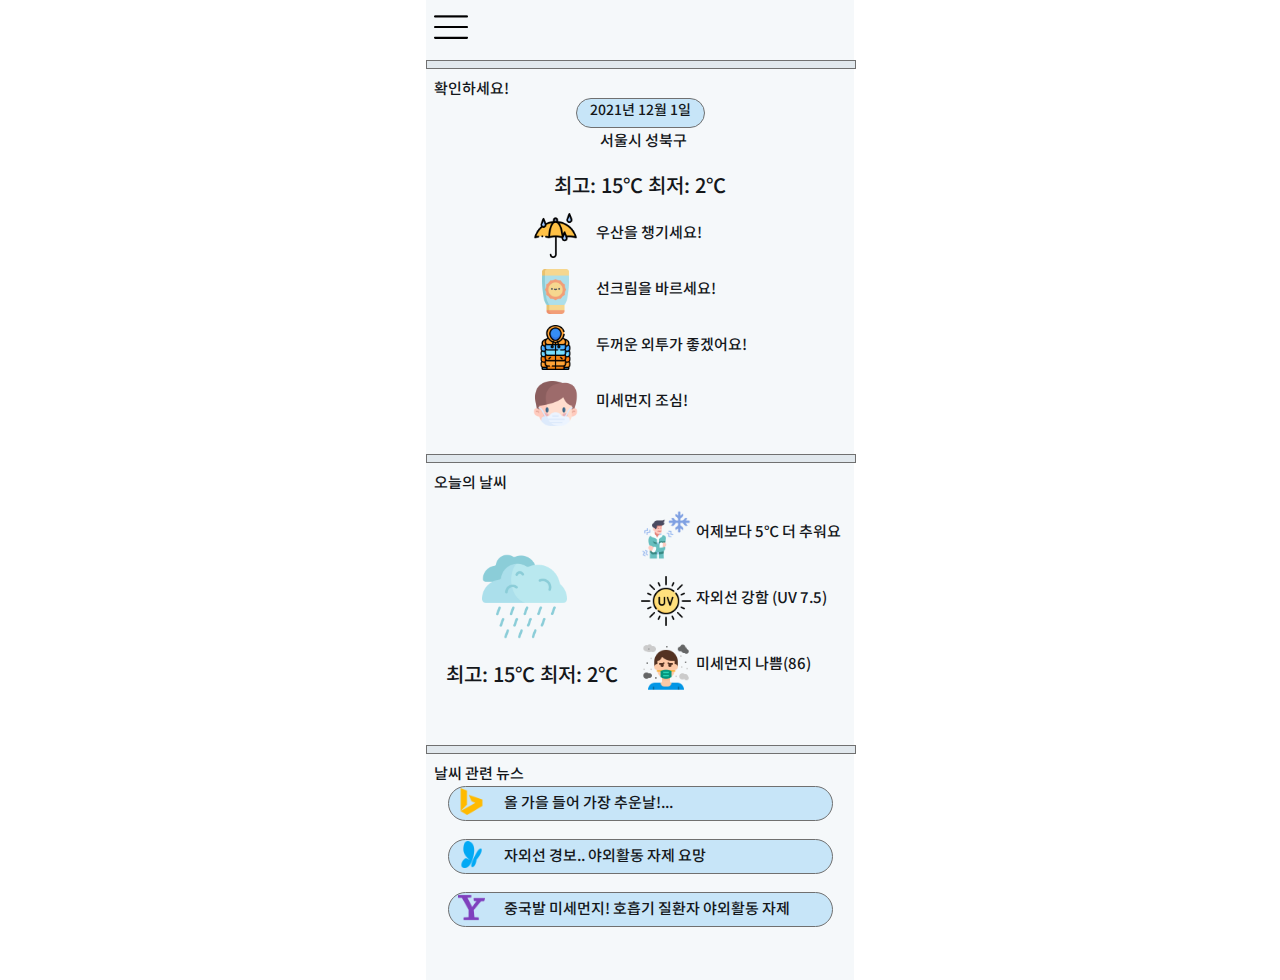
<file: index.html>
<html>

<head>
    <link rel="stylesheet" href="css/common.css">
    <link rel="stylesheet" href="css/main.css">
    <link rel="stylesheet" href="css/sidebar.css">
    <!-- <link rel="stylesheet" href="//maxcdn.bootstrapcdn.com/bootstrap/latest/css/bootstrap.min.css"> -->

    <script src='scripts/sidebar.js'></script>
    <script src='scripts/main.js'></script>
    <!-- <script src="//code.jquery.com/jquery.min.js"></script>
    <script src="//maxcdn.bootstrapcdn.com/bootstrap/latest/js/bootstrap.min.js"></script> -->
</head>

<body style="width: 428px; margin: 0 auto;">
    <div class='container'>

        <div id="left-sidebar" class="left_sidebar">
            <img class="close_btn" src="assets/cancel.png" onclick="close_sidebar()">

            <div style="margin: 200px 0 0 0;">
                <div id="home" class="sidebar_menu" onclick="location.href='index.html'">
                    <img class="sidebar_icon" src="assets/home.png">
                    <span class="sidebar_icon_text">HOME</span>
                </div>
                <div class="sidebar_divider"></div>
                <div id="set-location" class="sidebar_menu" onclick="location.href='location.html'">
                    <img class="sidebar_icon" src="assets/location.png">
                    <span class="sidebar_icon_text">위치 설정</span>
                </div>
                <div class="sidebar_divider"></div>

                <div id="set-alarm" class="sidebar_menu" onclick="location.href='notification.html'">
                    <img class="sidebar_icon" src="assets/notification.png">
                    <span class="sidebar_icon_text">알림 설정</span>
                </div>
                <div class="sidebar_divider"></div>

                <div id="set-alarm" class="sidebar_menu" onclick="location.href='index.html'">
                    <img class="sidebar_icon" src="assets/conversation.png">
                    <span class="sidebar_icon_text">문의하기</span>
                </div>
                <div class="sidebar_divider"></div>
            </div>
        </div>

        <div class='main-div'>
            <div id="hamburger" class='hamburger' onclick="toggle()">
                <img class='img-icon' src='assets/hamburger.png'>
            </div>

            <div class='section-divider'></div>
            <span class='section-header'>확인하세요!</span>

            <div class="container">
                <div class='main-date'>
                    <span class='main-date-text'>2021년 12월 1일</span>
                </div>
            </div>

            <div id="location" class='container'>
                <span id="main-location" class='location-text'>서울시 성북구</span>
            </div>

            <div id="temparature" class="container">
                <span class="temperature-text">최고: 15℃  최저: 2℃</span>
            </div>

            <div id="section1">
                <div class="container">
                    <img class='image-section1' src='assets/umbrella.png'>
                    <span class='img-text-section1'>우산을 챙기세요!</span><br>
                </div>

                <div class="container">
                    <img class='image-section1' src='assets/sunscreen.png'>
                    <span class='img-text-section1'>선크림을 바르세요!</span>
                </div>

                <div class="container">
                    <img class="image-section1" src="assets/jacket.png">
                    <span class="img-text-section1">두꺼운 외투가 좋겠어요!</span>
                </div>

                <div class="container">
                    <img class="image-section1" src="assets/medical-mask.png">
                    <span class="img-text-section1">미세먼지 조심!</span>
                </div>
            </div>

            <div class='section-divider'></div>
            <span class='section-header'>오늘의 날씨</span>


            <div id="section2" class="section2">
                <div class="section2-weather">
                    <img class="main-img-section2" src="assets/rain.png">
                    <span class="section2-weather-text"><p>최고: 15℃  최저: 2℃</p></span>
                </div>

                <div class="section2-icons">
                    <div class="section2-sub-section">
                        <img class="section2-img" src="assets/cold.png">
                        <span class="section2-img-txt">어제보다 5℃ 더 추워요</span>
                    </div>
                    <div class='section2-sub-section'>
                        <img class="section2-img" src='assets/ultraviolet.png'>
                        <span class="section2-img-txt">자외선 강함 (UV 7.5)</span>
                    </div>
                    <div class='section2-sub-section'>
                        <img class="section2-img" src='assets/air-pollution.png'>
                        <span class="section2-img-txt">미세먼지 나쁨(86)</span>
                    </div>
                </div>
            </div>


            <div class="section-divider"></div>
            <span class="section-header">날씨 관련 뉴스</span>

            <div id="section3">
                <div class="container">
                    <div class="section3-news">
                        <img class="section3-img" src="assets/bing.png">
                        <span class="section3-img-txt">올 가을 들어 가장 추운날!...</span>
                    </div>
                </div>

                <div class="container">
                    <div class="section3-news">
                        <img class="section3-img" src="assets/msn.png">
                        <span class="section3-img-txt">자외선 경보.. 야외활동 자제 요망</span>
                    </div>
                </div>

                <div class="container">
                    <div class="section3-news">
                        <img class="section3-img" src="assets/yahoo.png">
                        <span class="section3-img-txt">중국발 미세먼지! 호흡기 질환자 야외활동 자제</span>
                    </div>
                </div>
            </div>

        </div>
    </div>

</body>

</html>
</file>
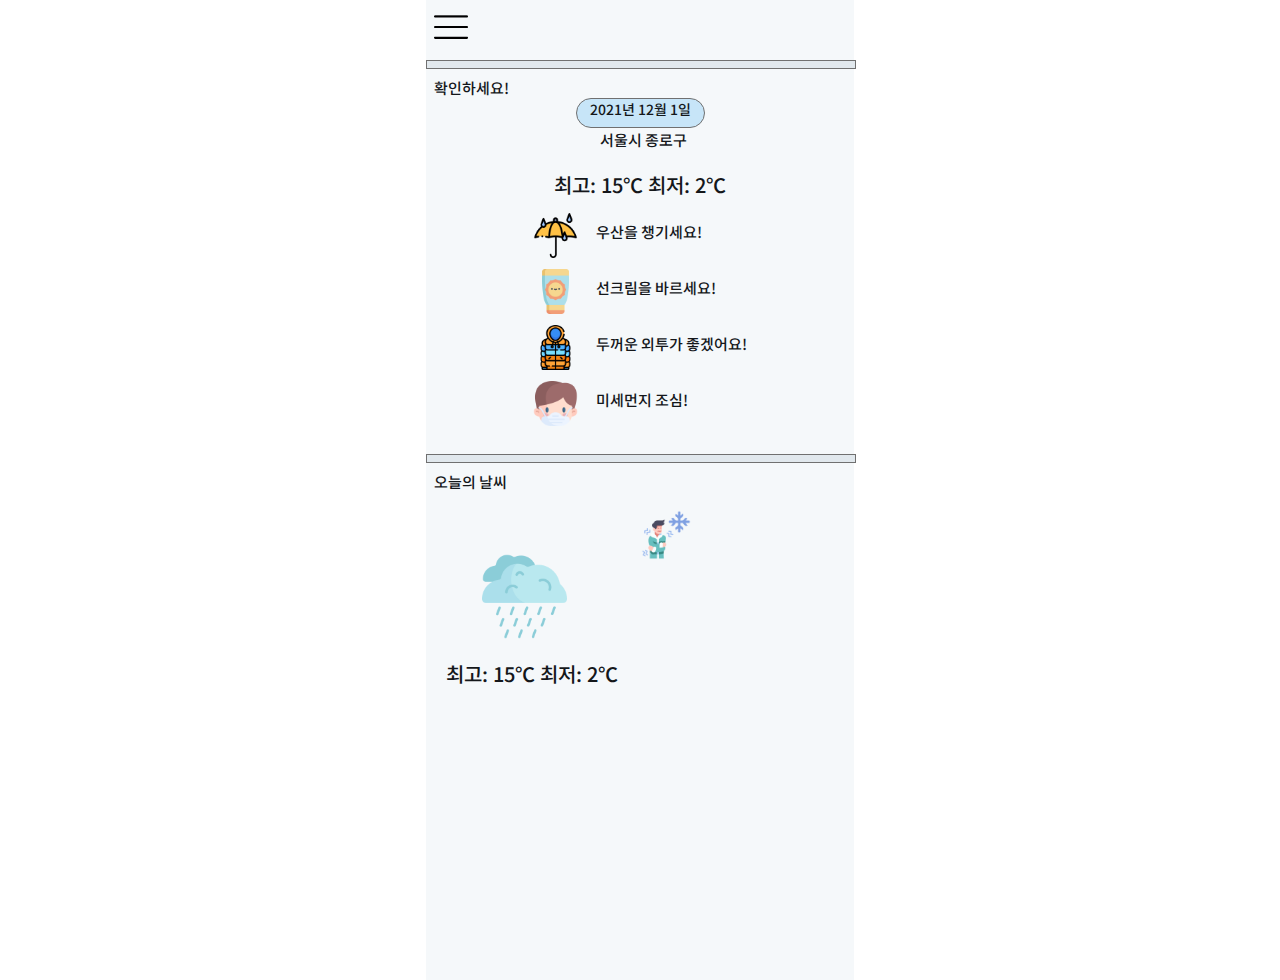
<file: templates/index.html>
<html>
    <head>
        <link rel="stylesheet" href="../css/common.css">
        <link rel="stylesheet" href="../css/main.css">
    </head>
    <body style = "width: 428px; margin: 0 auto;">
        <div class = 'container'>
            <div class = 'main-div'>
                <div id = "hamburger" class = 'hamburger'>
                    <img class = 'img-icon' src = '../assets/hamburger.png'>
                </div>

                <div class = 'section-divider'></div>
                <span class = 'section-header'>확인하세요!</span>

                <div class = "container">
                    <div class = 'main-date'>
                        <span class = 'main-date-text'>2021년 12월 1일</span>
                    </div>
                </div>

                <div id = "location" class = 'container'>
                    <span class = 'location-text'>서울시 종로구</span>
                </div>

                <div id = "temparature" class = "container">
                    <span class = "temperature-text">최고: 15℃  최저: 2℃</span>
                </div>

                <div id = "section1">
                    <div class = "container">
                        <img class = 'image-section1' src = '../assets/umbrella.png'>
                            <span class ='img-text-section1'>우산을 챙기세요!</span><br>
                    </div>
    
                    <div class = "container">
                        <img class = 'image-section1' src = '../assets/sunscreen.png'>
                        <span class = 'img-text-section1'>선크림을 바르세요!</span>
                    </div>    

                    <div class = "container">
                        <img class = "image-section1" src = "../assets/jacket.png">
                        <span class = "img-text-section1">두꺼운 외투가 좋겠어요!</span>
                    </div>

                    <div class = "container">
                        <img class = "image-section1" src = "../assets/medical-mask.png">
                        <span class = "img-text-section1">미세먼지 조심!</span>
                    </div>
                </div>

                <div class = 'section-divider'></div>
                <span class = 'section-header'>오늘의 날씨</span>
                
               
                <div id = "section2" class = "section2">
                    <div class = "section2-weather">
                        <img class = "main-img-section2" src = "../assets/rain.png">
                        <span class = "section2-weather-text"><p>최고: 15℃  최저: 2℃</p></span>
                    </div>

                    <div class = "section2-icons">
                        <div class = "section2-sub-section">
                            <img class = "section2-img" src = "../assets/cold.png">
                        </div>
                    </div>
                </div>
     

                

            </div>
        </div>
        
    </body>
</html>
</file>
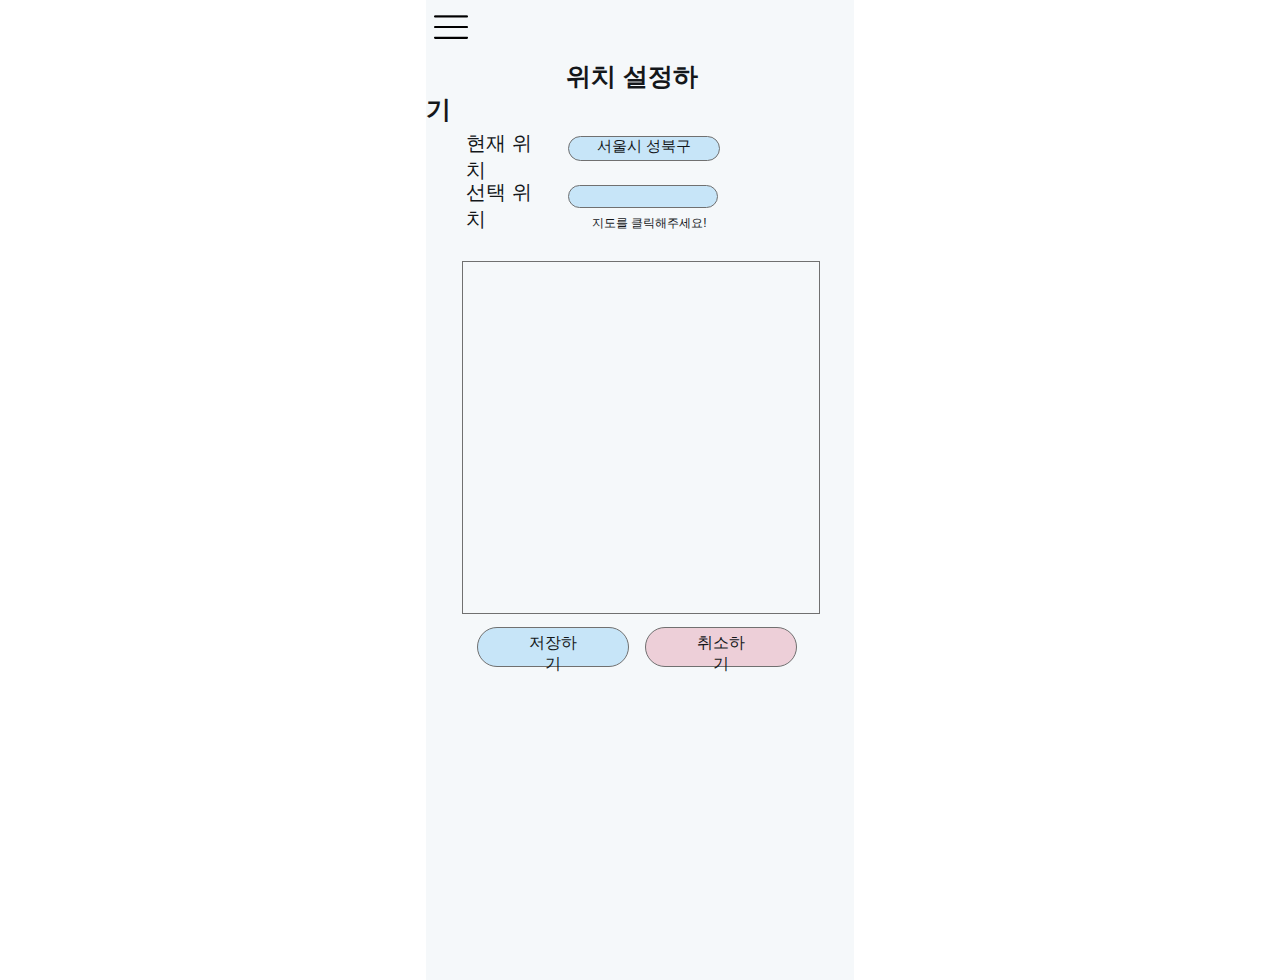
<file: location-map.html>
<html>

<head>
    <link rel="stylesheet" href="css/location.css">
    <link rel="stylesheet" href="css/common.css">
    <link rel="stylesheet" href="css/sidebar.css">

    <script src='scripts/sidebar.js'></script>
    <script src='scripts/location.js'></script>
    <script type="text/javascript" src='//dapi.kakao.com/v2/maps/sdk.js?appkey=9ec8beb8634c11ce3ad7586eea3298b5'></script>
</head>

<body style="width:428px; margin: 0 auto;">
    <div id="left-sidebar" class="left_sidebar">
        <img class="close_btn" src="assets/cancel.png" onclick="close_sidebar()">

        <div style="margin: 200px 0 0 0;">
            <div id="home" class="sidebar_menu" onclick="location.href='index.html'">
                <img class="sidebar_icon" src="assets/home.png">
                <span class="sidebar_icon_text">HOME</span>
            </div>
            <div class="sidebar_divider"></div>
            <div id="set-location" class="sidebar_menu" onclick="location.href='location.html'">
                <img class="sidebar_icon" src="assets/location.png">
                <span class="sidebar_icon_text">위치 설정</span>
            </div>
            <div class="sidebar_divider"></div>

            <div id="set-alarm" class="sidebar_menu" onclick="location.href='notification.html'">
                <img class="sidebar_icon" src="assets/notification.png">
                <span class="sidebar_icon_text">알림 설정</span>
            </div>
            <div class="sidebar_divider"></div>

            <div id="set-alarm" class="sidebar_menu" onclick="location.href='#'">
                <img class="sidebar_icon" src="assets/conversation.png">
                <span class="sidebar_icon_text">문의하기</span>
            </div>
            <div class="sidebar_divider"></div>
        </div>
    </div>

    <div class="container">
        <div class="main-div">
            <div id="hamburger" class='hamburger' onclick="toggle()">
                <img class='img-icon' src='assets/hamburger.png'>
            </div>


            <span class="main-text">위치 설정하기</span>

            <div style="width:100%; height: 40px ">
                <span class="location-self-current-location-head-text">현재 위치</span>

                <div class="location-self-current-location">
                    <span class="location-text">서울시 성북구</span>
                </div>
            </div>

            <div class="unvisible-divider"></div>

            <div style="width:100%; height: 40px">
                <span class="location-self-current-location-head-text">선택 위치</span>

                <input id="location-text" type="text" class="location-self-current-location" readonly>
            </div>

            <span class="inform-text">지도를 클릭해주세요!</span>

            <div class="map" id="map"></div>
            <script>
                var container = document.getElementById('map');
                var options = {
                    center: new kakao.maps.LatLng(37.58522551775887, 127.02844612912556),
                    level: 3
                };
                var map = new kakao.maps.Map(container, options);

                if (navigator.geolocation) {
                    navigator.geolocation.getCurrentPosition(function(position) {

                        var lat = position.coords.latitude,
                            lon = position.coords.longitude;

                        var locPosition = new kakao.maps.LatLng(lat, lon),
                            message = '<div style="padding:5px;">현재 위치입니다.</div>';

                        displayMarker(locPosition, message);
                    });
                } else {
                    var locPosition = new kakao.maps.LatLng(37.58522551775887, 127.02844612912556),
                        message = 'geolocation을 사용할수 없어요..'

                    displayMarker(locPosition, message);
                }

                function displayMarker(locPosition, message) {
                    var marker = new kakao.maps.Marker({
                        map: map,
                        position: locPosition
                    });

                    map.setCenter(locPosition);

                    kakao.maps.event.addListener(map, 'click', function(mouseEvent) {
                        var latlng = mouseEvent.latLng;

                        marker.setPosition(latlng);

                        var lat = latlng.getLat();
                        var lng = latlng.getLng();

                        var url = "//dapi.kakao.com/v2/local/geo/coord2address.json?x=" + lng + "&y=" + lat
                        fetch(url, {
                            headers: {
                                Authorization: 'KakaoAK 511ac660abc453c18f4244bb334d5c42'
                            }
                        }).then(function(response) {
                            return response.json()
                        }).then(function(json) {
                            // console.log(json);
                            si = json.documents[0].address.region_1depth_name;
                            if (si == "서울") {
                                si += '시'
                            }
                            gungu = json.documents[0].address.region_2depth_name;

                            var resultDiv = document.getElementById('location-text');
                            resultDiv.value = si + ' ' + gungu;
                        });


                    });
                }
            </script>
            <div style="width:100%;  height:40px">
                <div class="save-btn" onclick="gotomain()">
                    <span class="btn-text">저장하기</span>
                </div>
                <div class="cancel-btn" onclick="location.href='location.html'">
                    <span class="btn-text">취소하기</span>
                </div>
            </div>
        </div>
    </div>



</body>


</html>
</file>
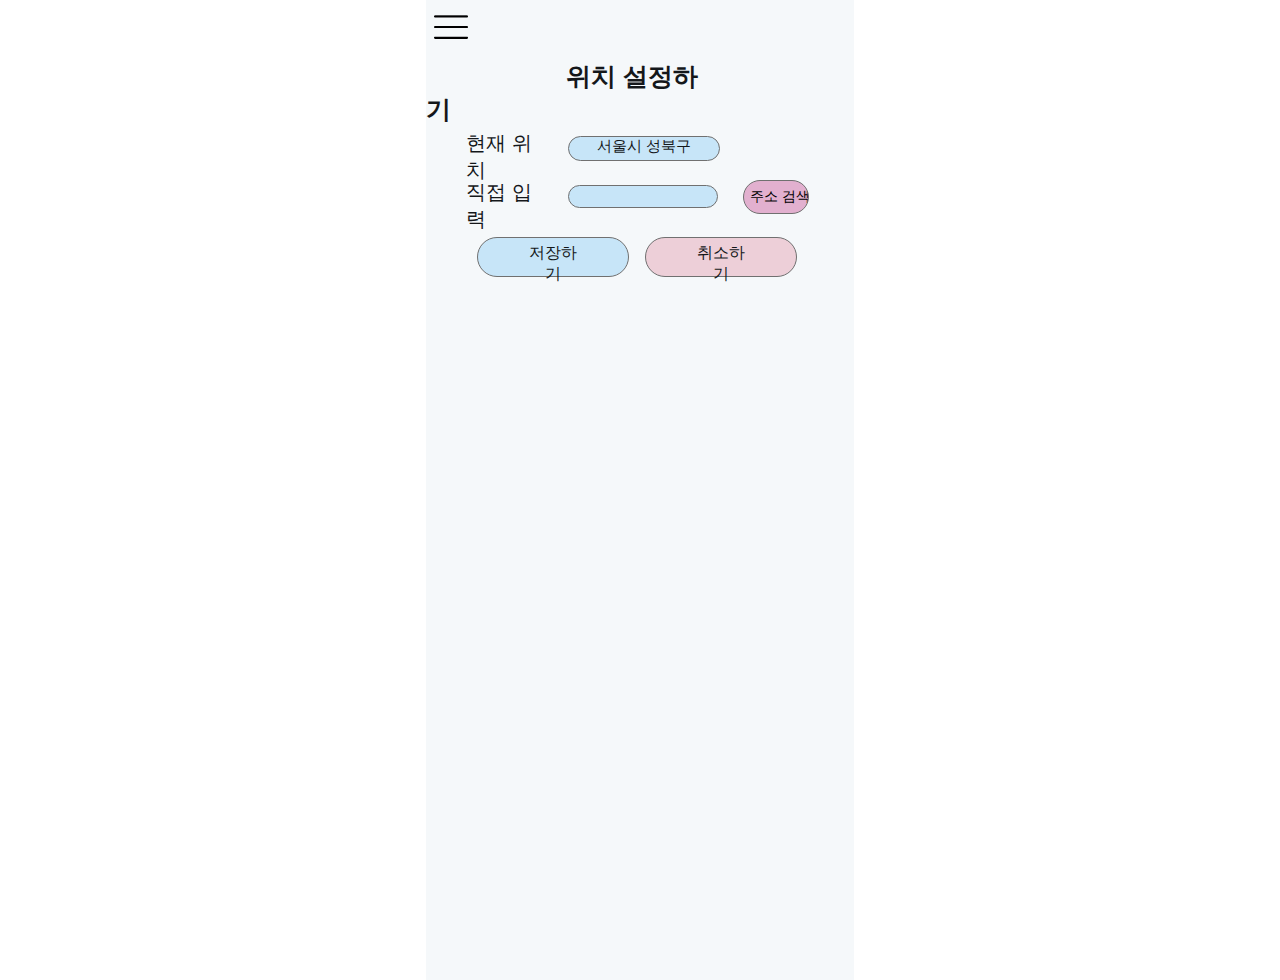
<file: location-self.html>
<html>

<head>
    <link rel="stylesheet" href="css/location.css">
    <link rel="stylesheet" href="css/common.css">
    <link rel="stylesheet" href="css/sidebar.css">

    <script src='scripts/sidebar.js'></script>
    <script src='scripts/location.js'></script>
    <script src="https://t1.daumcdn.net/mapjsapi/bundle/postcode/prod/postcode.v2.js"></script>

</head>

<body style="width:428px; margin: 0 auto;">

    <div id="left-sidebar" class="left_sidebar">
        <img class="close_btn" src="assets/cancel.png" onclick="close_sidebar()">

        <div style="margin: 200px 0 0 0;">
            <div id="home" class="sidebar_menu" onclick="location.href='index.html'">
                <img class="sidebar_icon" src="assets/home.png">
                <span class="sidebar_icon_text">HOME</span>
            </div>
            <div class="sidebar_divider"></div>
            <div id="set-location" class="sidebar_menu" onclick="location.href='location.html'">
                <img class="sidebar_icon" src="assets/location.png">
                <span class="sidebar_icon_text">위치 설정</span>
            </div>
            <div class="sidebar_divider"></div>

            <div id="set-alarm" class="sidebar_menu" onclick="location.href='notification.html'">
                <img class="sidebar_icon" src="assets/notification.png">
                <span class="sidebar_icon_text">알림 설정</span>
            </div>
            <div class="sidebar_divider"></div>

            <div id="set-alarm" class="sidebar_menu" onclick="location.href='#'">
                <img class="sidebar_icon" src="assets/conversation.png">
                <span class="sidebar_icon_text">문의하기</span>
            </div>
            <div class="sidebar_divider"></div>
        </div>
    </div>

    <div class="container">
        <div class="main-div">
            <div id="hamburger" class='hamburger' onclick="toggle()">
                <img class='img-icon' src='assets/hamburger.png'>
            </div>


            <span class="main-text">위치 설정하기</span>


            <div style="width:100%; height: 40px ">
                <span class="location-self-current-location-head-text">현재 위치</span>

                <div class="location-self-current-location">
                    <span class="location-text">서울시 성북구</span>
                </div>
            </div>

            <div class="unvisible-divider"></div>

            <div style="width:100%; height: 40px">
                <span class="location-self-current-location-head-text">직접 입력</span>

                <input id="location-text" type="text" class="location-self-current-location">
                <input type="button" class="search-btn" onclick="getCityGU()" value="주소 검색">
            </div>

            <div class="unvisible-divider"></div>

            <div style="width:100%;  height:40px">
                <div class="save-btn" onclick="gotomain()">
                    <span class="btn-text">저장하기</span>
                </div>
                <div class="cancel-btn" onclick="location.href='location.html'">
                    <span class="btn-text">취소하기</span>
                </div>
            </div>
        </div>
    </div>

</body>

</html>
</file>
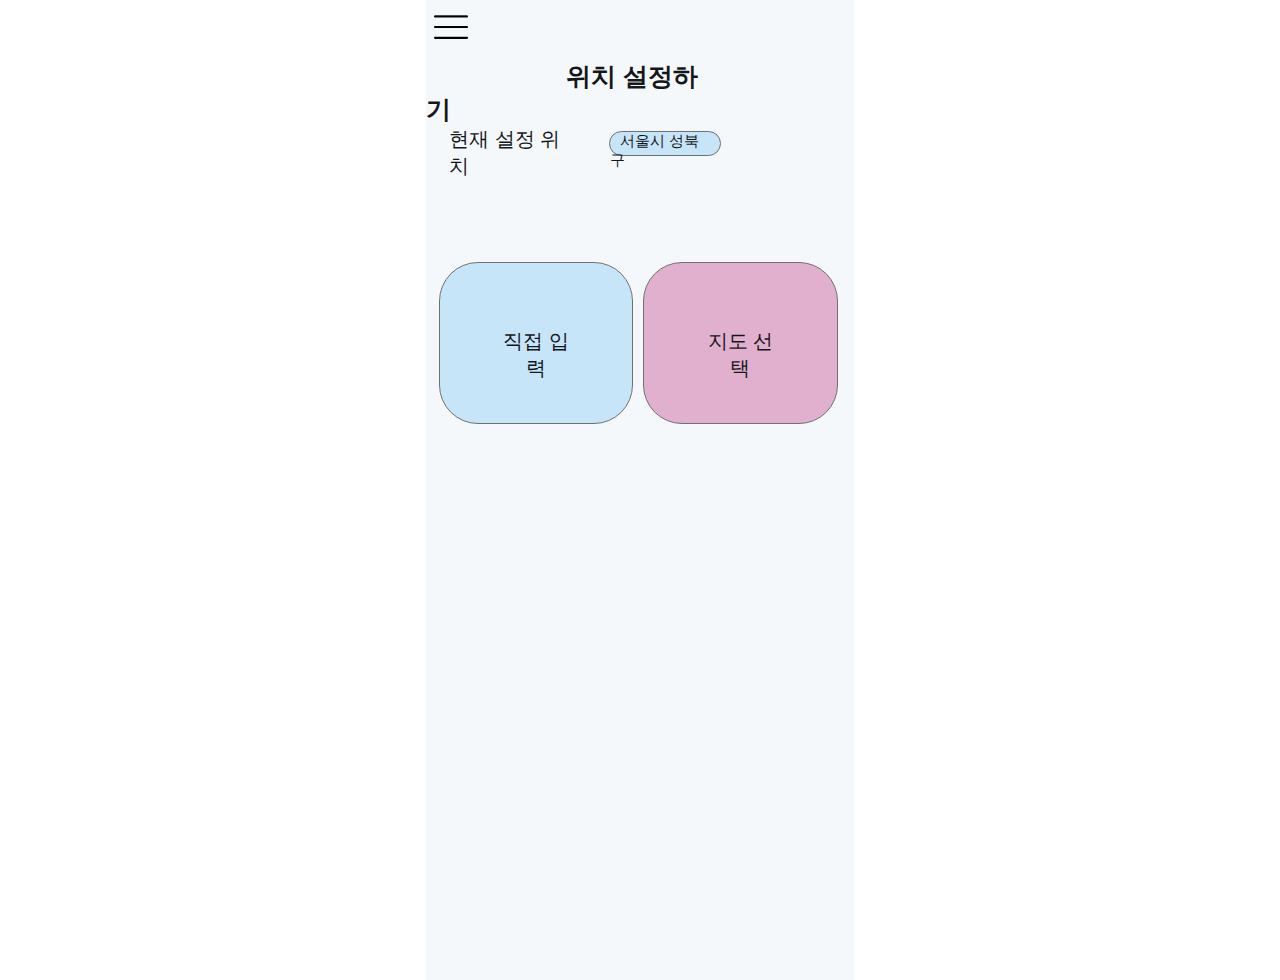
<file: location.html>
<html>

<head>
    <link rel="stylesheet" href="css/location.css">
    <link rel="stylesheet" href="css/common.css">
    <link rel="stylesheet" href="css/sidebar.css">

    <script src='scripts/sidebar.js'></script>
</head>


<body style="width:428px; margin: 0 auto;">

    <div id="left-sidebar" class="left_sidebar">
        <img class="close_btn" src="assets/cancel.png" onclick="close_sidebar()">

        <div style="margin: 200px 0 0 0;">
            <div id="home" class="sidebar_menu" onclick="location.href='index.html'">
                <img class="sidebar_icon" src="assets/home.png">
                <span class="sidebar_icon_text">HOME</span>
            </div>
            <div class="sidebar_divider"></div>
            <div id="set-location" class="sidebar_menu" onclick="location.href='location.html'">
                <img class="sidebar_icon" src="assets/location.png">
                <span class="sidebar_icon_text">위치 설정</span>
            </div>
            <div class="sidebar_divider"></div>

            <div id="set-alarm" class="sidebar_menu" onclick="location.href='notification.html'">
                <img class="sidebar_icon" src="assets/notification.png">
                <span class="sidebar_icon_text">알림 설정</span>
            </div>
            <div class="sidebar_divider"></div>

            <div id="set-alarm" class="sidebar_menu" onclick="location.href='#'">
                <img class="sidebar_icon" src="assets/conversation.png">
                <span class="sidebar_icon_text">문의하기</span>
            </div>
            <div class="sidebar_divider"></div>
        </div>
    </div>

    <div class="container">
        <div class="main-div">
            <div id="hamburger" class='hamburger' onclick="toggle()">
                <img class='img-icon' src='assets/hamburger.png'>
            </div>

            <span class="main-text">위치 설정하기</span>

            <div style="width:100%">
                <span class="head-text">현재 설정 위치</span>

                <div class="location-div">
                    <span class="location-text">서울시 성북구</span>
                </div>
            </div>

            <div style="width: 100%;">
                <div class="location-option1" onclick="location.href='location-self.html'">
                    <div class="container">
                        <span class="location-option-text"><p>직접 입력</p></span>
                    </div>
                </div>


                <div class="location-option2" onclick="location.href='location-map.html'">
                    <div class="container">
                        <span class="location-option-text"><p>지도 선택</p></span>
                    </div>
                </div>

            </div>
        </div>
</body>

</html>
</file>
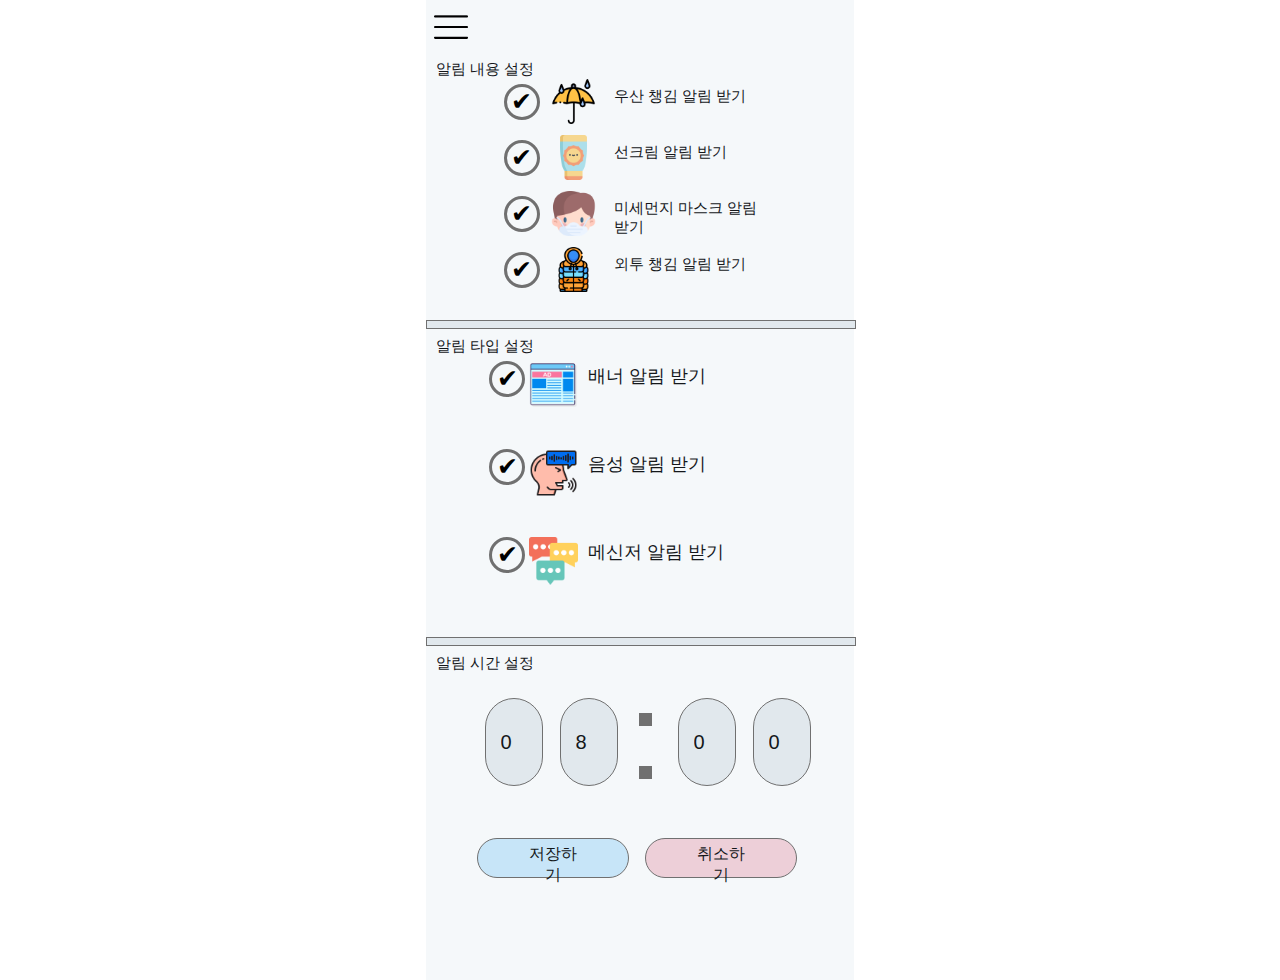
<file: notification.html>
<html>

<head>
    <link rel="stylesheet" href="css/notification.css">
    <link rel="stylesheet" href="css/common.css">
    <link rel="stylesheet" href="css/sidebar.css">

    <script src='scripts/sidebar.js'></script>
    <script src='scripts/notification.js'></script>
</head>

<body style="width:428px; margin: 0 auto;">
    <div id="left-sidebar" class="left_sidebar">
        <img class="close_btn" src="assets/cancel.png" onclick="close_sidebar()">

        <div style="margin: 200px 0 0 0;">
            <div id="home" class="sidebar_menu" onclick="location.href='index.html'">
                <img class="sidebar_icon" src="assets/home.png">
                <span class="sidebar_icon_text">HOME</span>
            </div>
            <div class="sidebar_divider"></div>
            <div id="set-location" class="sidebar_menu" onclick="location.href='location.html'">
                <img class="sidebar_icon" src="assets/location.png">
                <span class="sidebar_icon_text">위치 설정</span>
            </div>
            <div class="sidebar_divider"></div>

            <div id="set-alarm" class="sidebar_menu" onclick="location.href='notification.html'">
                <img class="sidebar_icon" src="assets/notification.png">
                <span class="sidebar_icon_text">알림 설정</span>
            </div>
            <div class="sidebar_divider"></div>

            <div id="set-alarm" class="sidebar_menu" onclick="location.href='#'">
                <img class="sidebar_icon" src="assets/conversation.png">
                <span class="sidebar_icon_text">문의하기</span>
            </div>
            <div class="sidebar_divider"></div>
        </div>
    </div>

    <div class="container">
        <div class="main-div">
            <div id="hamburger" class='hamburger' onclick="toggle()">
                <img class='img-icon' src='assets/hamburger.png'>
            </div>

            <span class='section-header-text'>알림 내용 설정</span>

            <div id="section1">
                <div class="container">
                    <input type="checkbox" class="checker" id="chk1" checked>
                    <label for="chk1"></label>
                    <img class="image-section1" src='assets/umbrella.png'>
                    <span class="img-text-section1">우산 챙김 알림 받기</span>
                </div>
                <div class="container">
                    <input type="checkbox" class="checker" id="chk2" checked>
                    <label for="chk2"></label>
                    <img class="image-section1" src='assets/sunscreen.png'>
                    <span class="img-text-section1">선크림 알림 받기</span>
                </div>
                <div class="container">
                    <input type="checkbox" class="checker" id="chk3" checked>
                    <label for="chk3"></label>
                    <img class="image-section1" src='assets/medical-mask.png' checked>
                    <span class="img-text-section1">미세먼지 마스크 알림 받기</span>
                </div>
                <div class="container">
                    <input type="checkbox" class="checker" id="chk4" checked>
                    <label for="chk4"></label>
                    <img class="image-section1" src='assets/jacket.png'>
                    <span class="img-text-section1">외투 챙김 알림 받기</span>
                </div>
            </div>

            <div class='section-divider'></div>
            <span class='section-header-text'>알림 타입 설정</span>

            <div id="section2">
                <div class="container">
                    <input type="checkbox" class="checker" id="chk5" checked>
                    <label for="chk5"></label>
                    <img class="image-section2" src='assets/banner.png'>
                    <span class="img-text-section2">배너 알림 받기</span>
                </div>
                <div class="container">
                    <input type="checkbox" class="checker" id="chk6" checked>
                    <label for="chk6"></label>
                    <img class="image-section2" src='assets/voice-control.png'>
                    <span class="img-text-section2">음성 알림 받기</span>
                </div>
                <div class="container">
                    <input type="checkbox" class="checker" id="chk7" checked>
                    <label for="chk7"></label>
                    <img class="image-section2" src='assets/chat.png' checked>
                    <span class="img-text-section2">메신저 알림 받기</span>
                </div>
            </div>

            <div class='section-divider'></div>
            <span class='section-header-text'>알림 시간 설정</span>

            <div id="section3">
                <div class="container">
                    <input type="number" id="time1" class="section3-time" value="0" min="1" max="2">
                    <input type="number" id="time2" class="section3-time" value="8" min="0" max="9">
                    <div>
                        <div class="dot"></div>
                        <div class="dot"></div>
                    </div>
                    <input type="number" id="time3" class="section3-time" value="0" min="0" max="5">
                    <input type="number" id="time4" class="section3-time" value="0">
                </div>
            </div>

            <div style="width:100%;  height:40px">
                <div class="save-btn" onclick="set_alarm();">
                    <span class="btn-text">저장하기</span>
                </div>
                <div class="cancel-btn" onclick="location.href='location.html'">
                    <span class="btn-text">취소하기</span>
                </div>
            </div>
        </div>
    </div>
</body>

</html>
</file>
<file: css/common.css>
.body {
    width: 428px;
    display: flex;
    justify-content: center;
}


/* container div */
.container {
    display: flex;
    justify-content: center;
}
/* main content div */
.main-div {
    width: 428px;
    height: 926px;
    padding: 9px 0 45px;
    background-color: #f5f8fa;
}
/* hamburger bar div */
.hamburger {
    width: 34px;
    height: 34px;
    margin: 0 16px 17px 8px;
}
/* div 내의 이미지 icon */
.img-icon {
    width: 100%;
    height: 100%;
    object-fit: cover;
}

/* section divider */
.section-divider {
    width: 428px;
    height: 7px;
    margin: 17px 0 8px;
    border: solid 1px #707070;
    background-color: #e1e8ed
}
</file>
<file: css/main.css>
@import url('https://fonts.googleapis.com/css2?family=Noto+Sans+KR&display=swap');

/* section 제목  */

.section-header {
    width: 69px;
    height: 19px;
    margin: 8px 11px 3px 8px;
    font-family: 'Noto Sans KR', sans-serif;
    font-size: 15px;
    font-weight: 500;
    font-stretch: normal;
    font-style: normal;
    line-height: normal;
    letter-spacing: normal;
    text-align: left;
    color: #14171a;
}


/* 날짜 표시 되는 div  */

.main-date {
    width: 127px;
    height: 28px;
    margin: 0 0 0 0;
    border-radius: 67px;
    border: solid 1px #707070;
    background-color: rgba(29, 161, 242, 0.21);
    text-align: center;
}


/* 날짜 텍스트 */

.main-date-text {
    width: 108px;
    height: 33px;
    margin: 0px 10px 0 10px;
    font-family: 'Noto Sans KR', sans-serif;
    font-size: 14px;
    font-weight: 500;
    font-stretch: normal;
    font-style: normal;
    line-height: normal;
    letter-spacing: normal;
    text-align: left;
    color: #14171a;
}


/* 위치 텍스트 */

.location-text {
    white-space: pre-line;
    width: 150px;
    height: 33px;
    margin: 1px 15px 0 22px;
    font-family: 'Noto Sans KR', sans-serif;
    font-size: 15px;
    font-weight: 500;
    font-stretch: normal;
    font-style: normal;
    line-height: normal;
    letter-spacing: normal;
    text-align: center;
    color: #14171a;
}


/* 기온 텍스트 */

.temperature-text {
    width: 185px;
    height: 43px;
    margin: 8px 122px 0 122px;
    font-family: 'Noto Sans KR', sans-serif;
    font-size: 20px;
    font-weight: 500;
    font-stretch: normal;
    font-style: normal;
    line-height: normal;
    letter-spacing: normal;
    text-align: center;
    color: #14171a;
}


/* image - section 1 */

.image-section1 {
    width: 45px;
    height: 45px;
    margin: 0 18px 11px 11px;
    white-space: pre-line;
    vertical-align: middle;
    /* display: inline-block; */
}


/* image-text section 1 */

.img-text-section1 {
    width: 160px;
    height: 33px;
    margin: 8px 3px 0px 0px;
    font-family: 'Noto Sans KR', sans-serif;
    font-size: 15px;
    font-weight: 500;
    font-stretch: normal;
    font-style: normal;
    line-height: normal;
    letter-spacing: normal;
    text-align: left;
    vertical-align: middle;
    display: table-cell;
    color: #14171a;
}


/* section 2 */

.section2 {
    width: 100%;
    height: 213px;
    margin: 0 auto;
    padding: 8px 0 15px;
    overflow: hidden;
}


/* section2 - weather */

.section2-weather {
    width: 211px;
    height: 120px;
    margin: 0 auto;
    padding: 27px 0px 20px 0px;
    float: left;
}


/* section2 weather img */

.main-img-section2 {
    width: 85px;
    height: 85px;
    margin: 27px 10px 0px 56px;
}


/* section wather text */

.section2-weather-text {
    width: 185px;
    height: 43px;
    /* margin: 12px 10px 35px 10px; */
    font-family: 'Noto Sans KR', sans-serif;
    font-size: 20px;
    font-weight: 500;
    font-stretch: normal;
    font-style: normal;
    line-height: normal;
    letter-spacing: normal;
    text-align: center;
    color: #14171a;
}


/* section2 icons */

.section2-icons {
    width: 211px;
    height: 182px;
    margin: 0 auto;
    padding: 0px 0px 10px 0px;
    float: left;
}


/* section2 - sub section */

.section2-sub-section {
    width: 211px;
    height: 56px;
    margin: 10px 0 0 4px;
    /* padding: 11px 4px 10px 55px; */
}


/* section2 - img */

.section2-img {
    width: 50px;
    height: 50px;
    margin: 0px 5px 0px 0px;
    vertical-align: middle;
    float: left;
}


/* section2-img-text */

.section2-img-txt {
    width: 155px;
    height: 35px;
    font-family: 'Noto Sans KR', sans-serif;
    font-size: 15px;
    font-weight: 500;
    font-stretch: normal;
    font-style: normal;
    line-height: normal;
    letter-spacing: normal;
    text-align: left;
    color: #14171a;
    float: left;
    margin: 10px 0 0 0;
}


/* section3 - news */

.section3-news {
    width: 385px;
    height: 30px;
    margin: 3px 21px 15px 22px;
    padding: 1px 0px 2px 9px;
    border-radius: 43px;
    border: solid 1px #707070;
    background-color: rgba(29, 161, 242, 0.21);
}


/* section3 - img */

.section3-img {
    width: 27px;
    height: 27px;
    float: left;
}


/* section3 - image text */

.section3-img-txt {
    width: 310px;
    height: 33px;
    margin: 3px 10px 12px 19px;
    font-family: 'Noto Sans KR', sans-serif;
    font-size: 15px;
    font-weight: 500;
    font-stretch: normal;
    font-style: normal;
    line-height: normal;
    letter-spacing: normal;
    text-align: left;
    color: #14171a;
    float: left;
}
</file>
<file: css/sidebar.css>
.left_sidebar {
    width: 235px;
    height: 926px;
    margin: 0 194px 0 0;
    padding: 9px 0 2px 8px;
    border: solid 1px #707070;
    background-color: rgba(66, 103, 178, 0.87);
    position: fixed;
    z-index: 1001;
    visibility: hidden;
}

.close_btn {
    width: 44px;
    height: 44px;
    margin: 0 8px 22px 180px;
    border-radius: 22px;
    cursor: pointer;
}

.sidebar_menu {
    width: 200px;
    height: 55px;
    cursor: pointer;
}

.sidebar_icon {
    width: 35px;
    height: 35px;
    margin: 5px 1px 10.5px 22px;
    float: left;
}

.sidebar_icon_text {
    width: 100px;
    height: 55px;
    margin: 0px 10px 5px 10px;
    font-family: 'Noto Sans KR', sans-serif;
    font-size: 25px;
    font-weight: bold;
    font-stretch: normal;
    font-style: normal;
    line-height: normal;
    letter-spacing: normal;
    text-align: left;
    color: #14171a;
    float: left;
}

.sidebar_divider {
    width: 168px;
    height: 1px;
    margin: 0px 33px 2.5px 25px;
    background-color: #fff;
}

.system_info_text {
    width: 86px;
    height: 66px;
    margin: 69px 8px 0 7px;
    font-family: 'Noto Sans KR', sans-serif;
    font-size: 15px;
    font-weight: 500;
    font-stretch: normal;
    font-style: normal;
    line-height: normal;
    letter-spacing: normal;
    text-align: left;
    color: #14171a;
}
</file>
<file: css/location.css>
.main-text {
    width: 138px;
    height: 55px;
    margin: 34px 140px 0 140px;
    font-family: 'Noto Sans KR', sans-serif;
    font-size: 25px;
    font-weight: bold;
    font-stretch: normal;
    font-style: normal;
    line-height: normal;
    letter-spacing: normal;
    text-align: left;
    color: #14171a;
}

.head-text {
    width: 130px;
    height: 43px;
    margin: 0 0 0 23px;
    font-family: 'Noto Sans KR', sans-serif;
    font-size: 20px;
    font-weight: 500;
    font-stretch: normal;
    font-style: normal;
    line-height: normal;
    letter-spacing: normal;
    text-align: left;
    color: #14171a;
    float: left;
}

.location-div {
    width: 110px;
    height: 23px;
    margin: 5px 120px 58px 30px;
    border-radius: 35px;
    border: solid 1px #707070;
    background-color: rgba(29, 161, 242, 0.21);
    float: left;
}

.location-text {
    width: 82px;
    height: 33px;
    margin: 55px 10px 0 10px;
    font-family: 'Noto Sans KR', sans-serif;
    font-size: 15px;
    font-weight: 500;
    font-stretch: normal;
    font-style: normal;
    line-height: normal;
    letter-spacing: normal;
    text-align: left;
    color: #14171a;
}

.location-option1 {
    width: 45%;
    height: 160px;
    margin: 48px 0 0 12.5px;
    /* padding: 62px 30px 55px; */
    border-radius: 39px;
    border: solid 1px #707070;
    background-color: rgba(29, 161, 242, 0.21);
    float: left;
    cursor: pointer;
}

.location-option2 {
    width: 45%;
    height: 160px;
    margin: 48px 5px 0 10px;
    /* padding: 62px 30px 55px; */
    border-radius: 39px;
    border: solid 1px #707070;
    background-color: rgba(193, 53, 132, 0.37);
    float: left;
    cursor: pointer;
}

.location-option-text {
    width: 115px;
    height: 43px;
    font-family: 'Noto Sans KR', sans-serif;
    font-size: 20px;
    font-weight: 500;
    font-stretch: normal;
    font-style: normal;
    line-height: normal;
    letter-spacing: normal;
    text-align: center;
    color: #14171a;
    padding: 25px;
    margin: 20px 30px 60px 30px;
}

.location-self-current-location-head-text {
    width: 80px;
    height: 43px;
    margin: 4px 6px 0px 40px;
    font-family: 'Noto Sans KR', sans-serif;
    font-size: 20px;
    font-weight: 500;
    font-stretch: normal;
    font-style: normal;
    line-height: normal;
    letter-spacing: normal;
    text-align: left;
    color: #14171a;
    float: left;
}

.location-self-current-location {
    width: 150px;
    height: 23px;
    margin: 10px 25px 0 16px;
    border-radius: 35px;
    border: solid 1px #707070;
    background-color: rgba(29, 161, 242, 0.21);
    float: left;
    font-family: 'Noto Sans KR', sans-serif;
    font-size: 15px;
    font-weight: 500;
    font-stretch: normal;
    font-style: normal;
    line-height: normal;
    letter-spacing: normal;
    text-align: center;
}

.unvisible-divider {
    width: 428px;
    height: 1px;
    margin: 0px 0 8px;
    background-color: #f5f8fa;
}

.save-btn {
    width: 35%;
    height: 38px;
    margin: 13px 8px 14px 51px;
    /* padding: 10px 48px 9px 52px; */
    border-radius: 42px;
    border: solid 1px #707070;
    background-color: rgba(29, 161, 242, 0.21);
    float: left;
    display: flex;
    cursor: pointer;
}

.cancel-btn {
    width: 35%;
    height: 38px;
    margin: 13px 51px 14px 8px;
    /* padding: 10px 62px 9px 65px; */
    border-radius: 42px;
    border: solid 1px #707070;
    background-color: rgba(214, 84, 114, 0.25);
    float: left;
    display: flex;
    cursor: pointer;
}

.btn-text {
    width: 60px;
    height: 19px;
    font-family: 'Noto Sans KR', sans-serif;
    font-size: 16px;
    font-weight: 500;
    font-stretch: normal;
    font-style: normal;
    line-height: normal;
    letter-spacing: normal;
    text-align: center;
    color: #14171a;
    margin: 5px 45px 10px 45px;
    vertical-align: middle;
}

.search-btn {
    width: 66px;
    height: 34px;
    margin: 5px 0 0 0;
    border-radius: 17px;
    border: solid 1px #707070;
    background-color: rgba(193, 53, 132, 0.37);
    font-family: 'Noto Sans KR', sans-serif;
    font-size: 14px;
    font-weight: 500;
    font-stretch: normal;
    font-style: normal;
    line-height: normal;
    letter-spacing: normal;
    text-align: center;
    cursor: pointer;
}


/* .search-btn-text {
    width: 35px;
    height: 24px;
    font-family: 'Noto Sans KR', sans-serif;
    font-size: 20px;
    font-weight: 500;
    font-stretch: normal;
    font-style: normal;
    line-height: normal;
    letter-spacing: normal;
    text-align: left;
    color: #14171a;
} */

.map {
    width: 356px;
    height: 351px;
    margin: 29px 36px 0 36px;
    border: solid 1px #707070;
}

.inform-text {
    font-family: 'Noto Sans KR', sans-serif;
    font-size: 12px;
    font-weight: 500;
    font-stretch: normal;
    font-style: normal;
    line-height: normal;
    letter-spacing: normal;
    text-align: center;
    color: #14171a;
    margin: 40px;
}
</file>
<file: css/notification.css>
.section-header-text {
    width: 86px;
    height: 33px;
    margin: 14px 0 6px 10px;
    font-family: 'Noto Sans KR', sans-serif;
    font-size: 15px;
    font-weight: 500;
    font-stretch: normal;
    font-style: normal;
    line-height: normal;
    letter-spacing: normal;
    text-align: left;
    color: #14171a;
}

input[type=checkbox] {
    display: none;
}

input[type="checkbox"]+label {
    display: inline-block;
    width: 30px;
    height: 30px;
    border-radius: 20px;
    border: 3px solid #707070;
    position: relative;
    margin-top: 5px;
}

input[class="checker"]:checked+label::after {
    content: '✔';
    font-size: 25px;
    width: 30px;
    height: 30px;
    border-radius: 20px;
    text-align: center;
    position: absolute;
    /* margin-top: 5px; */
    left: 0;
    top: 0;
}

.image-section1 {
    width: 45px;
    height: 45px;
    margin: 0 18px 11px 11px;
    white-space: pre-line;
    vertical-align: middle;
    /* display: inline-block; */
}

.img-text-section1 {
    width: 160px;
    height: 33px;
    margin: 8px 3px 0px 0px;
    font-family: 'Noto Sans KR', sans-serif;
    font-size: 15px;
    font-weight: 500;
    font-stretch: normal;
    font-style: normal;
    line-height: normal;
    letter-spacing: normal;
    text-align: left;
    vertical-align: middle;
    display: table-cell;
    color: #14171a;
}

.image-section2 {
    width: 49px;
    height: 48px;
    margin: 5px 10px 35px 4px;
    white-space: pre-line;
    vertical-align: middle;
}

.img-text-section2 {
    width: 200px;
    height: 33px;
    margin: 8px 3px 0px 0px;
    font-family: 'Noto Sans KR', sans-serif;
    font-size: 18px;
    font-weight: 500;
    font-stretch: normal;
    font-style: normal;
    line-height: normal;
    letter-spacing: normal;
    text-align: left;
    vertical-align: middle;
    display: table-cell;
    color: #14171a;
}

.section3-time {
    width: 58px;
    height: 88px;
    margin: 25px 1px 39px 16px;
    padding: 15px;
    border-radius: 34px;
    border: solid 1px #707070;
    background-color: #e1e8ed;
    float: left;
    font-family: 'Noto Sans KR', sans-serif;
    font-size: 20px;
    font-weight: 500;
    font-stretch: normal;
    font-style: normal;
    line-height: normal;
    letter-spacing: normal;
    text-align: left;
    color: #14171a;
}

.dot {
    width: 11px;
    height: 11px;
    margin: 40px 10px 40px 20px;
    border: solid 1px #707070;
    background-color: #707070;
    display: block
}

.save-btn {
    width: 35%;
    height: 38px;
    margin: 13px 8px 14px 51px;
    /* padding: 10px 48px 9px 52px; */
    border-radius: 42px;
    border: solid 1px #707070;
    background-color: rgba(29, 161, 242, 0.21);
    float: left;
    display: flex;
    cursor: pointer;
}

.cancel-btn {
    width: 35%;
    height: 38px;
    margin: 13px 51px 14px 8px;
    /* padding: 10px 62px 9px 65px; */
    border-radius: 42px;
    border: solid 1px #707070;
    background-color: rgba(214, 84, 114, 0.25);
    float: left;
    display: flex;
    cursor: pointer;
}

.btn-text {
    width: 60px;
    height: 19px;
    font-family: 'Noto Sans KR', sans-serif;
    font-size: 16px;
    font-weight: 500;
    font-stretch: normal;
    font-style: normal;
    line-height: normal;
    letter-spacing: normal;
    text-align: center;
    color: #14171a;
    margin: 5px 45px 10px 45px;
    vertical-align: middle;
}
</file>
